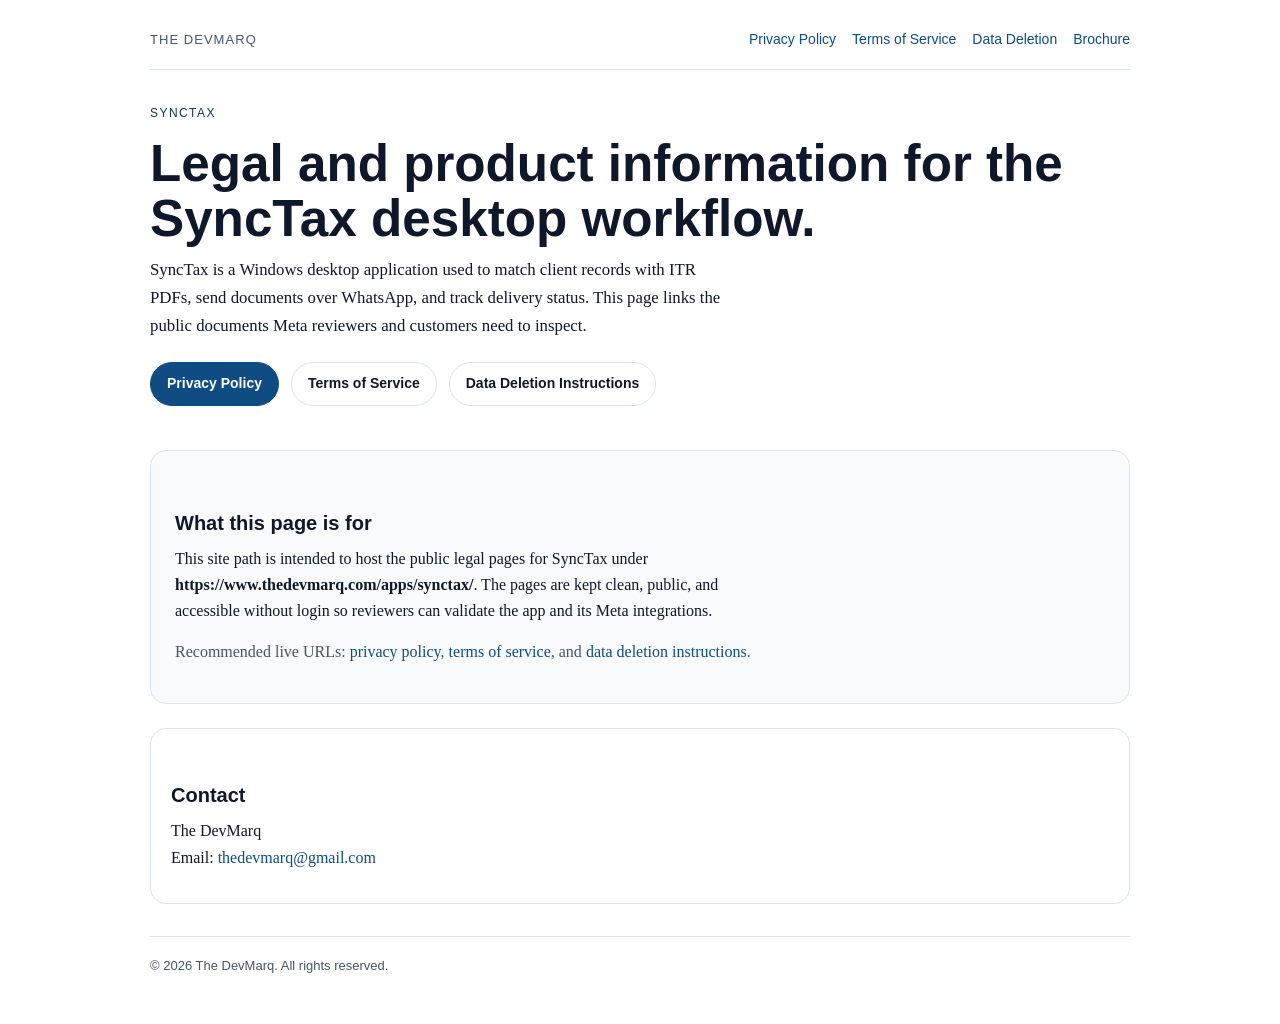
<file: apps/synctax/index.html>
<!doctype html>
<html lang="en">
<head>
    <meta charset="utf-8">
    <meta name="viewport" content="width=device-width, initial-scale=1">
    <title>SyncTax | The DevMarq</title>
    <meta name="description" content="Legal and product information for SyncTax by The DevMarq.">
    <link rel="stylesheet" href="./styles.css">
</head>
<body>
    <div class="page">
        <div class="topbar">
            <div class="brand">The DevMarq</div>
            <div class="nav">
                <a href="./privacy-policy.html">Privacy Policy</a>
                <a href="./terms-of-service.html">Terms of Service</a>
                <a href="./data-deletion.html">Data Deletion</a>
                <a href="https://www.thedevmarq.com/brochure" target="_blank" rel="noreferrer">Brochure</a>
            </div>
        </div>

        <section class="hero">
            <div class="kicker">SyncTax</div>
            <h1>Legal and product information for the SyncTax desktop workflow.</h1>
            <p class="lead">
                SyncTax is a Windows desktop application used to match client records with ITR PDFs,
                send documents over WhatsApp, and track delivery status. This page links the public
                documents Meta reviewers and customers need to inspect.
            </p>
            <div class="actions">
                <a class="btn primary" href="./privacy-policy.html">Privacy Policy</a>
                <a class="btn" href="./terms-of-service.html">Terms of Service</a>
                <a class="btn" href="./data-deletion.html">Data Deletion Instructions</a>
            </div>
        </section>

        <div class="panel">
            <h2>What this page is for</h2>
            <p>
                This site path is intended to host the public legal pages for SyncTax under
                <strong>https://www.thedevmarq.com/apps/synctax/</strong>. The pages are kept clean,
                public, and accessible without login so reviewers can validate the app and its Meta
                integrations.
            </p>
            <p class="muted">
                Recommended live URLs:
                <a href="./privacy-policy.html">privacy policy</a>,
                <a href="./terms-of-service.html">terms of service</a>,
                and
                <a href="./data-deletion.html">data deletion instructions</a>.
            </p>
        </div>

        <div class="subtle-box">
            <h2>Contact</h2>
            <p>
                The DevMarq<br>
                Email: <a href="mailto:thedevmarq@gmail.com">thedevmarq@gmail.com</a>
            </p>
        </div>

        <div class="footer">
            © 2026 The DevMarq. All rights reserved.
        </div>
    </div>
</body>
</html>
</file>
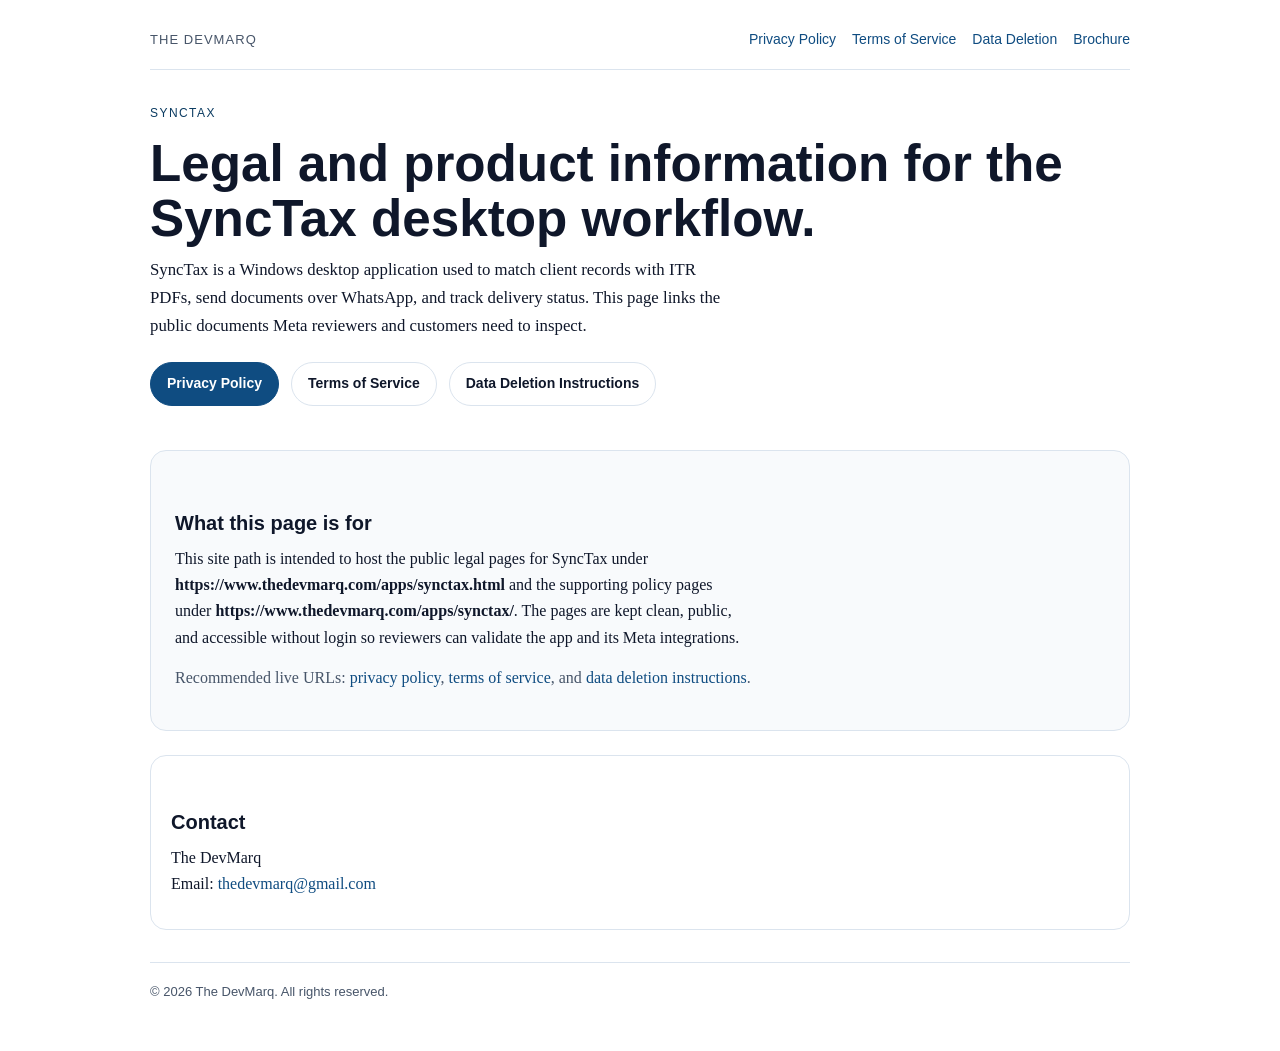
<file: apps/synctax.html>
<!doctype html>
<html lang="en">
<head>
    <meta charset="utf-8">
    <meta name="viewport" content="width=device-width, initial-scale=1">
    <title>SyncTax | The DevMarq</title>
    <meta name="description" content="Legal and product information for SyncTax by The DevMarq.">
    <link rel="stylesheet" href="./synctax/styles.css">
</head>
<body>
    <div class="page">
        <div class="topbar">
            <div class="brand">The DevMarq</div>
            <div class="nav">
                <a href="./synctax/privacy-policy.html">Privacy Policy</a>
                <a href="./synctax/terms-of-service.html">Terms of Service</a>
                <a href="./synctax/data-deletion.html">Data Deletion</a>
                <a href="/brochure" target="_blank" rel="noreferrer">Brochure</a>
            </div>
        </div>

        <section class="hero">
            <div class="kicker">SyncTax</div>
            <h1>Legal and product information for the SyncTax desktop workflow.</h1>
            <p class="lead">
                SyncTax is a Windows desktop application used to match client records with ITR PDFs,
                send documents over WhatsApp, and track delivery status. This page links the public
                documents Meta reviewers and customers need to inspect.
            </p>
            <div class="actions">
                <a class="btn primary" href="./synctax/privacy-policy.html">Privacy Policy</a>
                <a class="btn" href="./synctax/terms-of-service.html">Terms of Service</a>
                <a class="btn" href="./synctax/data-deletion.html">Data Deletion Instructions</a>
            </div>
        </section>

        <div class="panel">
            <h2>What this page is for</h2>
            <p>
                This site path is intended to host the public legal pages for SyncTax under
                <strong>https://www.thedevmarq.com/apps/synctax.html</strong> and the supporting
                policy pages under <strong>https://www.thedevmarq.com/apps/synctax/</strong>.
                The pages are kept clean, public, and accessible without login so reviewers can
                validate the app and its Meta integrations.
            </p>
            <p class="muted">
                Recommended live URLs:
                <a href="./synctax/privacy-policy.html">privacy policy</a>,
                <a href="./synctax/terms-of-service.html">terms of service</a>,
                and
                <a href="./synctax/data-deletion.html">data deletion instructions</a>.
            </p>
        </div>

        <div class="subtle-box">
            <h2>Contact</h2>
            <p>
                The DevMarq<br>
                Email: <a href="mailto:thedevmarq@gmail.com">thedevmarq@gmail.com</a>
            </p>
        </div>

        <div class="footer">
            © 2026 The DevMarq. All rights reserved.
        </div>
    </div>
</body>
</html>
</file>
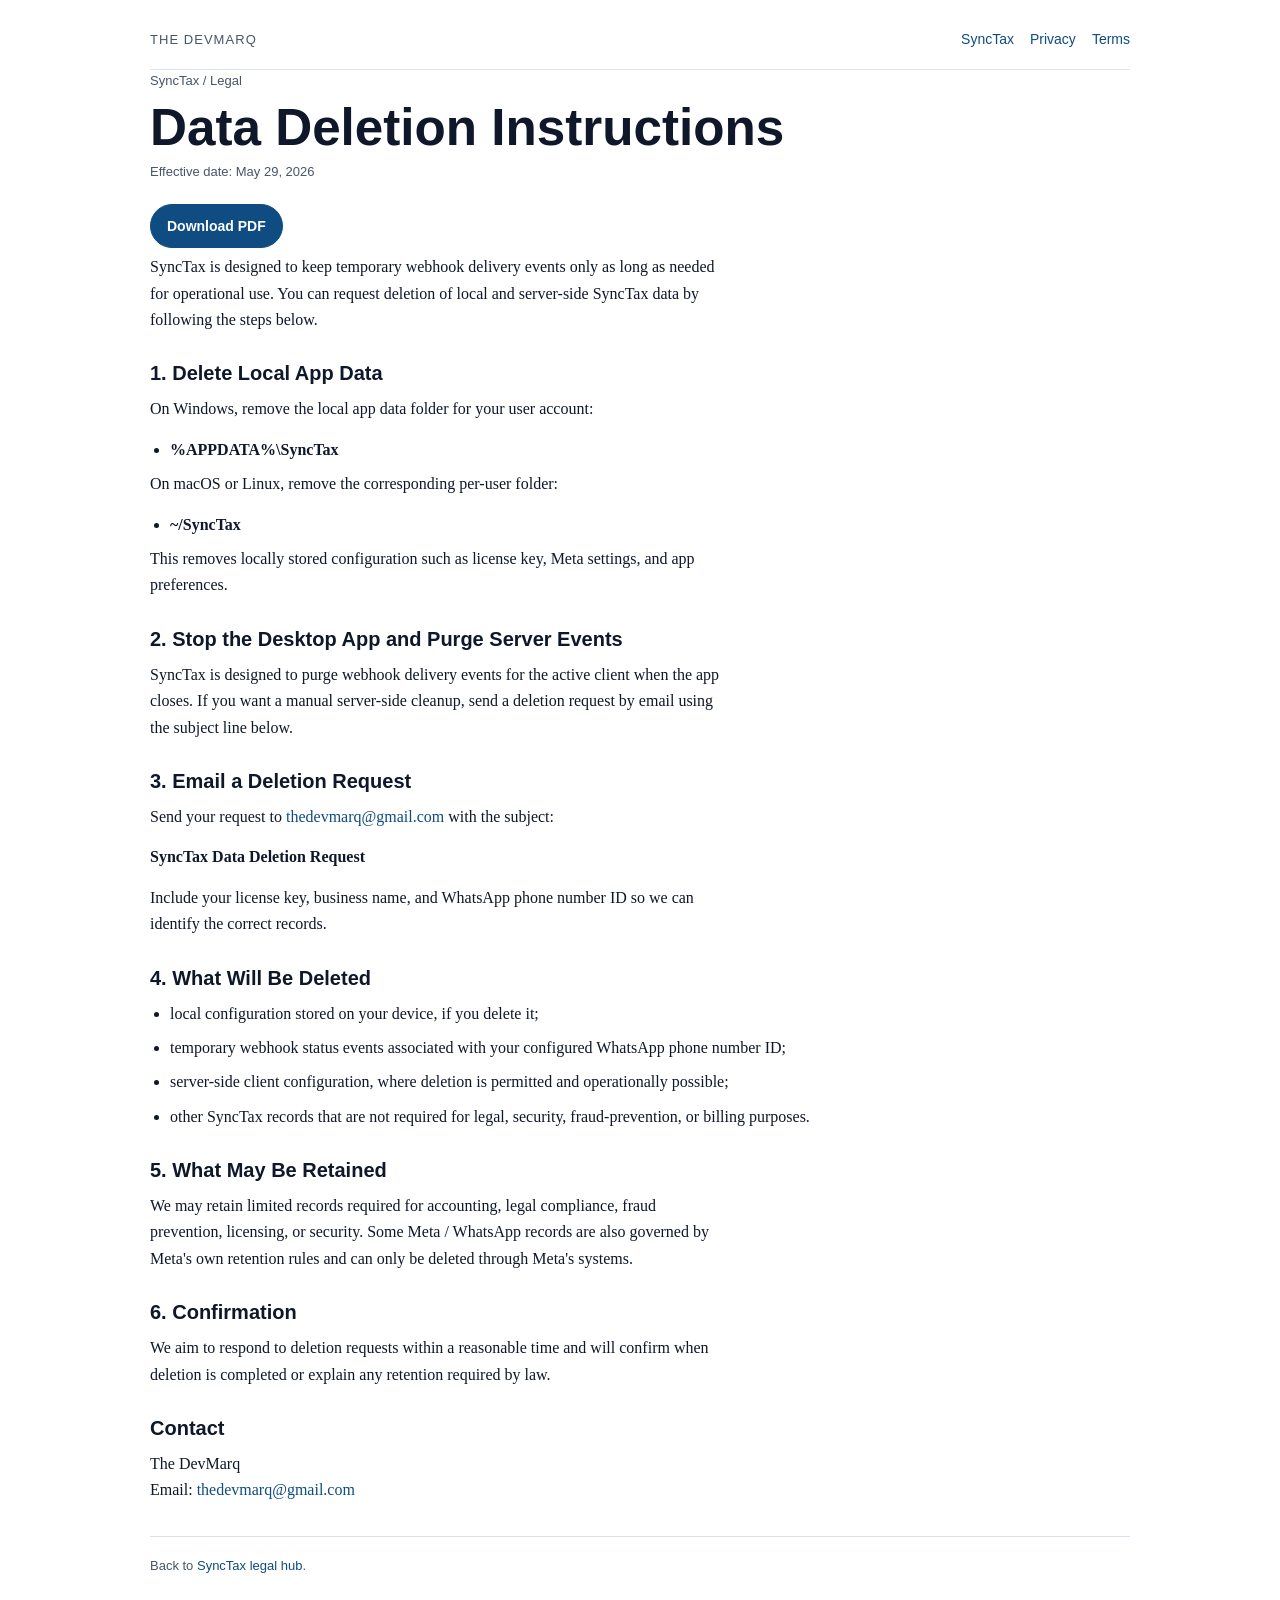
<file: apps/synctax/data-deletion.html>
<!doctype html>
<html lang="en">
<head>
    <meta charset="utf-8">
    <meta name="viewport" content="width=device-width, initial-scale=1">
    <title>Data Deletion Instructions | SyncTax</title>
    <meta name="description" content="Data deletion instructions for SyncTax by The DevMarq.">
    <link rel="stylesheet" href="./styles.css">
</head>
<body>
    <div class="page">
        <div class="topbar">
            <div class="brand">The DevMarq</div>
            <div class="nav">
                <a href="../synctax.html">SyncTax</a>
                <a href="./privacy-policy.html">Privacy</a>
                <a href="./terms-of-service.html">Terms</a>
            </div>
        </div>

        <div class="doc-crumbs">SyncTax / Legal</div>
        <h1 class="doc-title">Data Deletion Instructions</h1>
        <div class="doc-date">Effective date: May 29, 2026</div>

        <div class="actions">
            <a class="btn primary" href="./data-deletion-instructions.pdf">Download PDF</a>
        </div>

        <div class="doc-body">
            <p>
                SyncTax is designed to keep temporary webhook delivery events only as long as needed
                for operational use. You can request deletion of local and server-side SyncTax data by
                following the steps below.
            </p>

            <h2>1. Delete Local App Data</h2>
            <p>
                On Windows, remove the local app data folder for your user account:
            </p>
            <ul class="list">
                <li><strong>%APPDATA%\SyncTax</strong></li>
            </ul>
            <p>
                On macOS or Linux, remove the corresponding per-user folder:
            </p>
            <ul class="list">
                <li><strong>~/SyncTax</strong></li>
            </ul>
            <p>
                This removes locally stored configuration such as license key, Meta settings, and app
                preferences.
            </p>

            <h2>2. Stop the Desktop App and Purge Server Events</h2>
            <p>
                SyncTax is designed to purge webhook delivery events for the active client when the app
                closes. If you want a manual server-side cleanup, send a deletion request by email using
                the subject line below.
            </p>

            <h2>3. Email a Deletion Request</h2>
            <p>
                Send your request to <a href="mailto:thedevmarq@gmail.com">thedevmarq@gmail.com</a> with
                the subject:
            </p>
            <p><strong>SyncTax Data Deletion Request</strong></p>
            <p>
                Include your license key, business name, and WhatsApp phone number ID so we can identify
                the correct records.
            </p>

            <h2>4. What Will Be Deleted</h2>
            <ul class="list">
                <li>local configuration stored on your device, if you delete it;</li>
                <li>temporary webhook status events associated with your configured WhatsApp phone number ID;</li>
                <li>server-side client configuration, where deletion is permitted and operationally possible;</li>
                <li>other SyncTax records that are not required for legal, security, fraud-prevention, or billing purposes.</li>
            </ul>

            <h2>5. What May Be Retained</h2>
            <p>
                We may retain limited records required for accounting, legal compliance, fraud prevention,
                licensing, or security. Some Meta / WhatsApp records are also governed by Meta's own
                retention rules and can only be deleted through Meta's systems.
            </p>

            <h2>6. Confirmation</h2>
            <p>
                We aim to respond to deletion requests within a reasonable time and will confirm when
                deletion is completed or explain any retention required by law.
            </p>

            <h2>Contact</h2>
            <p>
                The DevMarq<br>
                Email: <a href="mailto:thedevmarq@gmail.com">thedevmarq@gmail.com</a>
            </p>
        </div>

        <div class="footer">
            Back to <a href="../synctax.html">SyncTax legal hub</a>.
        </div>
    </div>
</body>
</html>
</file>
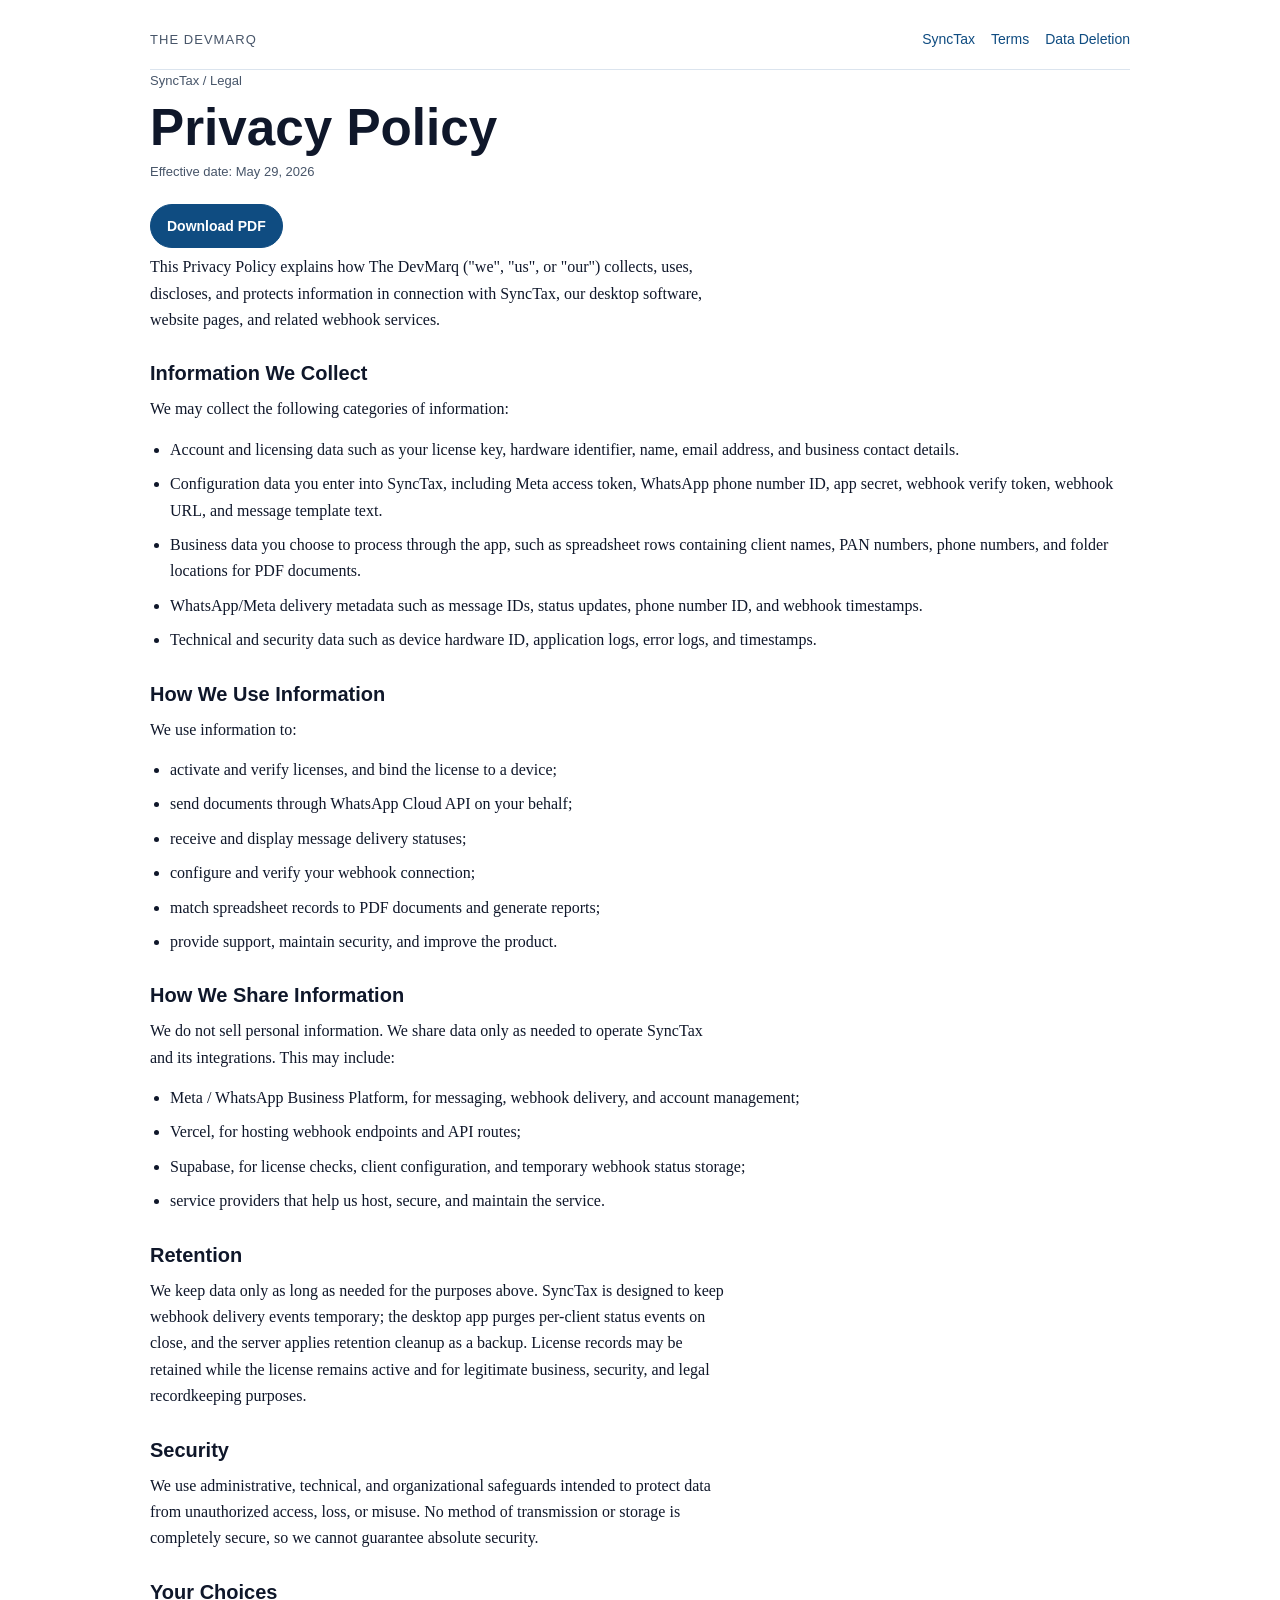
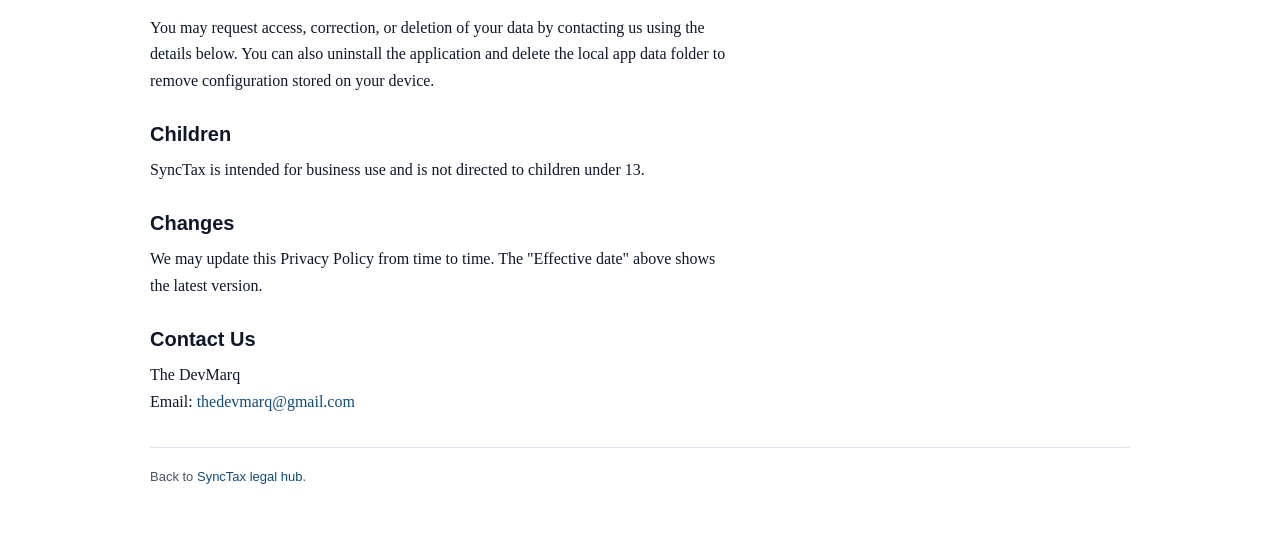
<file: apps/synctax/privacy-policy.html>
<!doctype html>
<html lang="en">
<head>
    <meta charset="utf-8">
    <meta name="viewport" content="width=device-width, initial-scale=1">
    <title>Privacy Policy | SyncTax</title>
    <meta name="description" content="Privacy Policy for SyncTax by The DevMarq.">
    <link rel="stylesheet" href="./styles.css">
</head>
<body>
    <div class="page">
        <div class="topbar">
            <div class="brand">The DevMarq</div>
            <div class="nav">
                <a href="../synctax.html">SyncTax</a>
                <a href="./terms-of-service.html">Terms</a>
                <a href="./data-deletion.html">Data Deletion</a>
            </div>
        </div>

        <div class="doc-crumbs">SyncTax / Legal</div>
        <h1 class="doc-title">Privacy Policy</h1>
        <div class="doc-date">Effective date: May 29, 2026</div>

        <div class="actions">
            <a class="btn primary" href="./privacy-policy.pdf">Download PDF</a>
        </div>

        <div class="doc-body">
            <p>
                This Privacy Policy explains how The DevMarq ("we", "us", or "our") collects, uses,
                discloses, and protects information in connection with SyncTax, our desktop software,
                website pages, and related webhook services.
            </p>

            <h2>Information We Collect</h2>
            <p>We may collect the following categories of information:</p>
            <ul class="list">
                <li>Account and licensing data such as your license key, hardware identifier, name, email address, and business contact details.</li>
                <li>Configuration data you enter into SyncTax, including Meta access token, WhatsApp phone number ID, app secret, webhook verify token, webhook URL, and message template text.</li>
                <li>Business data you choose to process through the app, such as spreadsheet rows containing client names, PAN numbers, phone numbers, and folder locations for PDF documents.</li>
                <li>WhatsApp/Meta delivery metadata such as message IDs, status updates, phone number ID, and webhook timestamps.</li>
                <li>Technical and security data such as device hardware ID, application logs, error logs, and timestamps.</li>
            </ul>

            <h2>How We Use Information</h2>
            <p>We use information to:</p>
            <ul class="list">
                <li>activate and verify licenses, and bind the license to a device;</li>
                <li>send documents through WhatsApp Cloud API on your behalf;</li>
                <li>receive and display message delivery statuses;</li>
                <li>configure and verify your webhook connection;</li>
                <li>match spreadsheet records to PDF documents and generate reports;</li>
                <li>provide support, maintain security, and improve the product.</li>
            </ul>

            <h2>How We Share Information</h2>
            <p>
                We do not sell personal information. We share data only as needed to operate SyncTax
                and its integrations. This may include:
            </p>
            <ul class="list">
                <li>Meta / WhatsApp Business Platform, for messaging, webhook delivery, and account management;</li>
                <li>Vercel, for hosting webhook endpoints and API routes;</li>
                <li>Supabase, for license checks, client configuration, and temporary webhook status storage;</li>
                <li>service providers that help us host, secure, and maintain the service.</li>
            </ul>

            <h2>Retention</h2>
            <p>
                We keep data only as long as needed for the purposes above. SyncTax is designed to keep
                webhook delivery events temporary; the desktop app purges per-client status events on
                close, and the server applies retention cleanup as a backup. License records may be
                retained while the license remains active and for legitimate business, security, and
                legal recordkeeping purposes.
            </p>

            <h2>Security</h2>
            <p>
                We use administrative, technical, and organizational safeguards intended to protect
                data from unauthorized access, loss, or misuse. No method of transmission or storage is
                completely secure, so we cannot guarantee absolute security.
            </p>

            <h2>Your Choices</h2>
            <p>
                You may request access, correction, or deletion of your data by contacting us using the
                details below. You can also uninstall the application and delete the local app data
                folder to remove configuration stored on your device.
            </p>

            <h2>Children</h2>
            <p>
                SyncTax is intended for business use and is not directed to children under 13.
            </p>

            <h2>Changes</h2>
            <p>
                We may update this Privacy Policy from time to time. The "Effective date" above shows
                the latest version.
            </p>

            <h2>Contact Us</h2>
            <p>
                The DevMarq<br>
                Email: <a href="mailto:thedevmarq@gmail.com">thedevmarq@gmail.com</a>
            </p>
        </div>

        <div class="footer">
            Back to <a href="../synctax.html">SyncTax legal hub</a>.
        </div>
    </div>
</body>
</html>
</file>
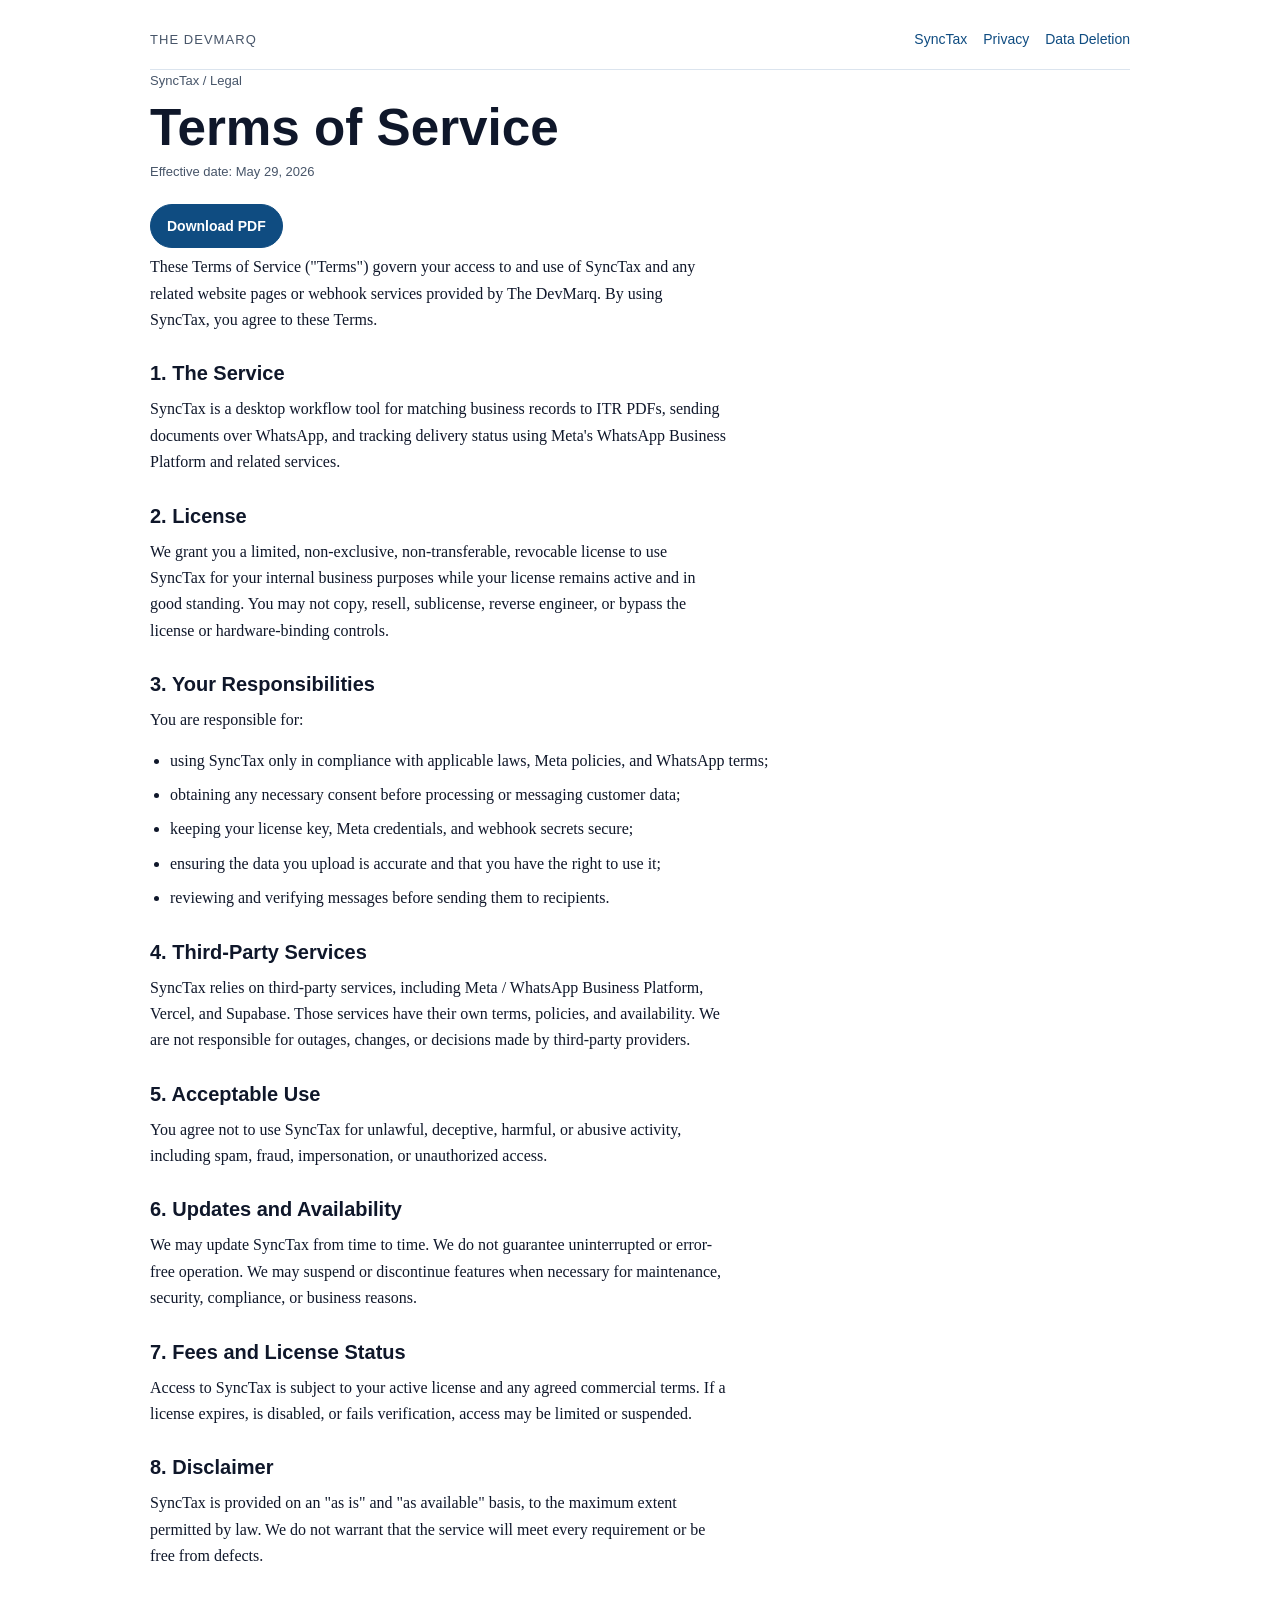
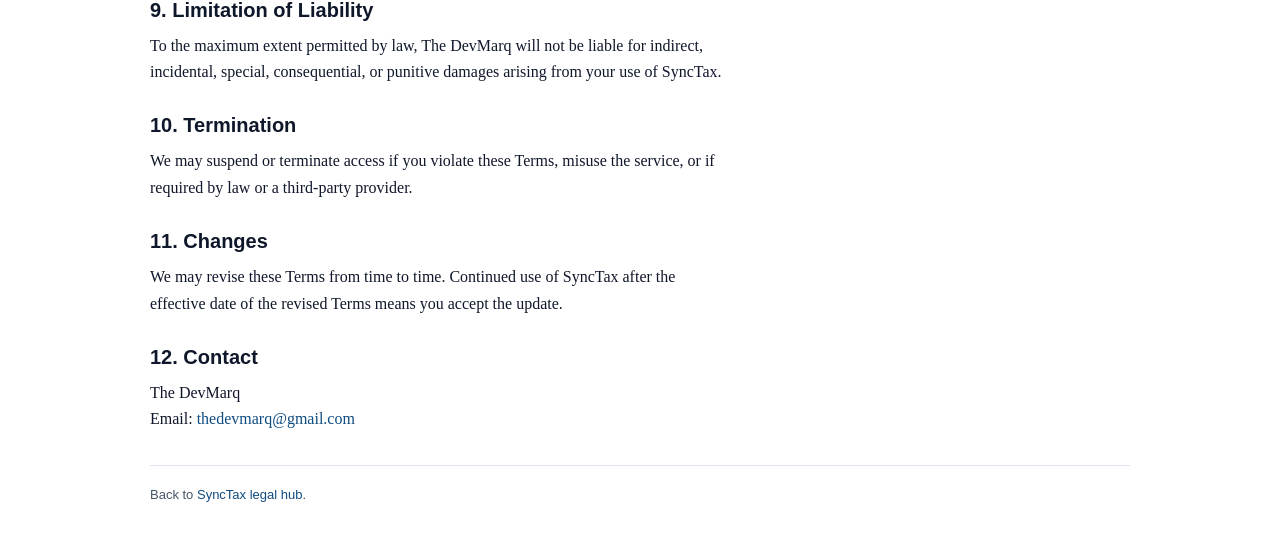
<file: apps/synctax/terms-of-service.html>
<!doctype html>
<html lang="en">
<head>
    <meta charset="utf-8">
    <meta name="viewport" content="width=device-width, initial-scale=1">
    <title>Terms of Service | SyncTax</title>
    <meta name="description" content="Terms of Service for SyncTax by The DevMarq.">
    <link rel="stylesheet" href="./styles.css">
</head>
<body>
    <div class="page">
        <div class="topbar">
            <div class="brand">The DevMarq</div>
            <div class="nav">
                <a href="../synctax.html">SyncTax</a>
                <a href="./privacy-policy.html">Privacy</a>
                <a href="./data-deletion.html">Data Deletion</a>
            </div>
        </div>

        <div class="doc-crumbs">SyncTax / Legal</div>
        <h1 class="doc-title">Terms of Service</h1>
        <div class="doc-date">Effective date: May 29, 2026</div>

        <div class="actions">
            <a class="btn primary" href="./terms-of-service.pdf">Download PDF</a>
        </div>

        <div class="doc-body">
            <p>
                These Terms of Service ("Terms") govern your access to and use of SyncTax and any
                related website pages or webhook services provided by The DevMarq. By using SyncTax,
                you agree to these Terms.
            </p>

            <h2>1. The Service</h2>
            <p>
                SyncTax is a desktop workflow tool for matching business records to ITR PDFs, sending
                documents over WhatsApp, and tracking delivery status using Meta's WhatsApp Business
                Platform and related services.
            </p>

            <h2>2. License</h2>
            <p>
                We grant you a limited, non-exclusive, non-transferable, revocable license to use
                SyncTax for your internal business purposes while your license remains active and in
                good standing. You may not copy, resell, sublicense, reverse engineer, or bypass the
                license or hardware-binding controls.
            </p>

            <h2>3. Your Responsibilities</h2>
            <p>You are responsible for:</p>
            <ul class="list">
                <li>using SyncTax only in compliance with applicable laws, Meta policies, and WhatsApp terms;</li>
                <li>obtaining any necessary consent before processing or messaging customer data;</li>
                <li>keeping your license key, Meta credentials, and webhook secrets secure;</li>
                <li>ensuring the data you upload is accurate and that you have the right to use it;</li>
                <li>reviewing and verifying messages before sending them to recipients.</li>
            </ul>

            <h2>4. Third-Party Services</h2>
            <p>
                SyncTax relies on third-party services, including Meta / WhatsApp Business Platform,
                Vercel, and Supabase. Those services have their own terms, policies, and availability.
                We are not responsible for outages, changes, or decisions made by third-party providers.
            </p>

            <h2>5. Acceptable Use</h2>
            <p>You agree not to use SyncTax for unlawful, deceptive, harmful, or abusive activity, including spam, fraud, impersonation, or unauthorized access.</p>

            <h2>6. Updates and Availability</h2>
            <p>
                We may update SyncTax from time to time. We do not guarantee uninterrupted or error-free
                operation. We may suspend or discontinue features when necessary for maintenance,
                security, compliance, or business reasons.
            </p>

            <h2>7. Fees and License Status</h2>
            <p>
                Access to SyncTax is subject to your active license and any agreed commercial terms.
                If a license expires, is disabled, or fails verification, access may be limited or
                suspended.
            </p>

            <h2>8. Disclaimer</h2>
            <p>
                SyncTax is provided on an "as is" and "as available" basis, to the maximum extent
                permitted by law. We do not warrant that the service will meet every requirement or be
                free from defects.
            </p>

            <h2>9. Limitation of Liability</h2>
            <p>
                To the maximum extent permitted by law, The DevMarq will not be liable for indirect,
                incidental, special, consequential, or punitive damages arising from your use of SyncTax.
            </p>

            <h2>10. Termination</h2>
            <p>
                We may suspend or terminate access if you violate these Terms, misuse the service, or if
                required by law or a third-party provider.
            </p>

            <h2>11. Changes</h2>
            <p>
                We may revise these Terms from time to time. Continued use of SyncTax after the effective
                date of the revised Terms means you accept the update.
            </p>

            <h2>12. Contact</h2>
            <p>
                The DevMarq<br>
                Email: <a href="mailto:thedevmarq@gmail.com">thedevmarq@gmail.com</a>
            </p>
        </div>

        <div class="footer">
            Back to <a href="../synctax.html">SyncTax legal hub</a>.
        </div>
    </div>
</body>
</html>
</file>
<file: apps/synctax/styles.css>
:root {
    --bg: #ffffff;
    --surface: #f8fafc;
    --text: #0f172a;
    --muted: #475569;
    --line: #dbe4ee;
    --accent: #0f4c81;
    --accent-soft: #e8f1fb;
    --accent-dark: #0b3b61;
}

* {
    box-sizing: border-box;
}

html {
    background: var(--bg);
}

body {
    margin: 0;
    background: var(--bg);
    color: var(--text);
    font-family: Georgia, "Times New Roman", serif;
    line-height: 1.65;
}

a {
    color: var(--accent);
    text-decoration: none;
}

a:hover {
    text-decoration: underline;
}

.page {
    width: min(980px, calc(100% - 48px));
    margin: 0 auto;
    padding: 28px 0 48px;
}

.topbar {
    display: flex;
    justify-content: space-between;
    align-items: center;
    gap: 20px;
    padding-bottom: 18px;
    border-bottom: 1px solid var(--line);
}

.brand {
    font-family: "Helvetica Neue", Arial, sans-serif;
    font-size: 13px;
    letter-spacing: 0.08em;
    text-transform: uppercase;
    color: var(--muted);
}

.nav {
    display: flex;
    gap: 16px;
    flex-wrap: wrap;
    font-family: "Helvetica Neue", Arial, sans-serif;
    font-size: 14px;
}

.hero {
    padding: 34px 0 20px;
}

.kicker {
    font-family: "Helvetica Neue", Arial, sans-serif;
    font-size: 12px;
    letter-spacing: 0.12em;
    text-transform: uppercase;
    color: var(--accent-dark);
    margin-bottom: 12px;
}

h1 {
    margin: 0 0 10px;
    font-size: clamp(2.1rem, 4vw, 3.6rem);
    line-height: 1.08;
    font-weight: 700;
    font-family: "Helvetica Neue", Arial, sans-serif;
}

h2 {
    margin: 36px 0 10px;
    font-size: 1.25rem;
    line-height: 1.25;
    font-family: "Helvetica Neue", Arial, sans-serif;
}

p {
    margin: 0 0 14px;
    color: var(--text);
    max-width: 72ch;
}

.muted {
    color: var(--muted);
}

.lead {
    font-size: 1.05rem;
    max-width: 70ch;
}

.actions {
    display: flex;
    flex-wrap: wrap;
    gap: 12px;
    margin-top: 22px;
}

.btn {
    display: inline-flex;
    align-items: center;
    justify-content: center;
    min-height: 44px;
    padding: 0 16px;
    border-radius: 999px;
    border: 1px solid var(--line);
    background: #fff;
    color: var(--text);
    font-family: "Helvetica Neue", Arial, sans-serif;
    font-size: 14px;
    font-weight: 600;
    text-decoration: none;
}

.btn.primary {
    background: var(--accent);
    color: #fff;
    border-color: var(--accent);
}

.btn.primary:hover {
    background: var(--accent-dark);
    text-decoration: none;
}

.btn:hover {
    text-decoration: none;
    border-color: #b3c3d4;
}

.panel {
    margin-top: 24px;
    padding: 24px;
    border: 1px solid var(--line);
    border-radius: 16px;
    background: var(--surface);
}

.list {
    margin: 0;
    padding-left: 20px;
}

.list li {
    margin: 8px 0;
}

.meta {
    margin-top: 28px;
    padding-top: 18px;
    border-top: 1px solid var(--line);
    font-family: "Helvetica Neue", Arial, sans-serif;
    font-size: 13px;
    color: var(--muted);
}

.subtle-box {
    margin-top: 24px;
    border: 1px solid var(--line);
    border-radius: 16px;
    background: #fff;
    padding: 18px 20px;
}

.doc-crumbs {
    font-family: "Helvetica Neue", Arial, sans-serif;
    font-size: 13px;
    color: var(--muted);
    margin-bottom: 8px;
}

.doc-title {
    margin-bottom: 6px;
}

.doc-date {
    font-family: "Helvetica Neue", Arial, sans-serif;
    font-size: 13px;
    color: var(--muted);
    margin-bottom: 18px;
}

.doc-body {
    padding-top: 6px;
}

.doc-body h2 {
    margin-top: 28px;
}

.footer {
    margin-top: 32px;
    padding-top: 18px;
    border-top: 1px solid var(--line);
    font-family: "Helvetica Neue", Arial, sans-serif;
    color: var(--muted);
    font-size: 13px;
}

@media (max-width: 720px) {
    .page {
        width: min(100% - 28px, 980px);
        padding-top: 18px;
    }

    .topbar {
        align-items: flex-start;
        flex-direction: column;
    }
}
</file>
